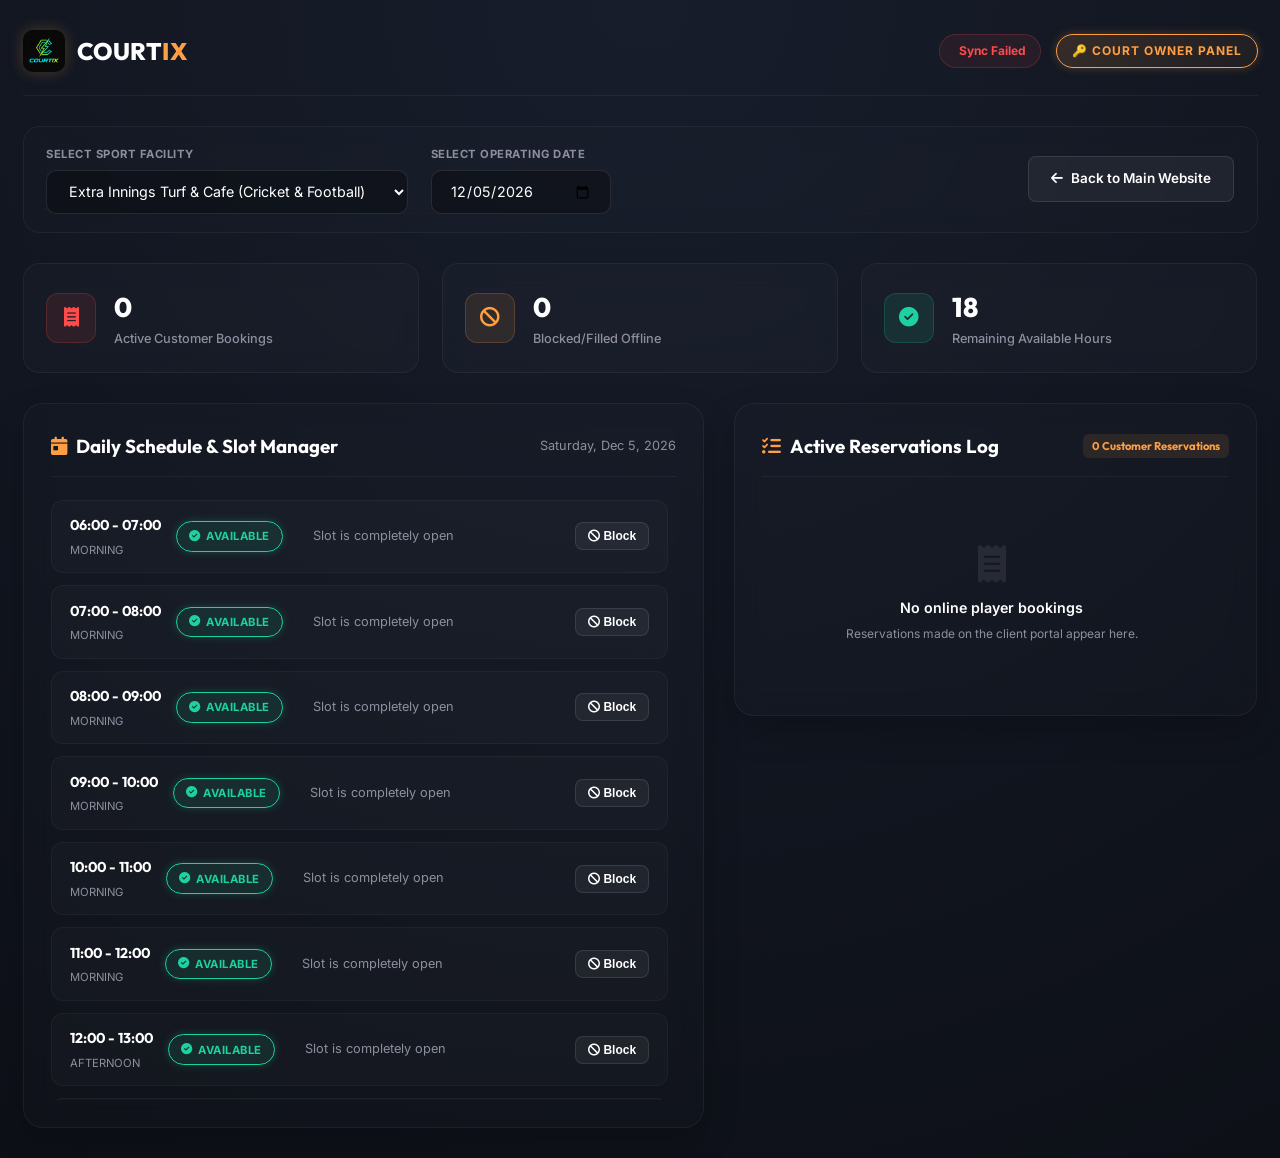
<file: owner.html>
<!DOCTYPE html>
<html lang="en">
<head>
    <meta charset="UTF-8">
    <meta name="viewport" content="width=device-width, initial-scale=1.0">
    <title>Courtix - Court Owner Portal</title>
    
    <!-- Google Fonts -->
    <link href="https://fonts.googleapis.com/css2?family=Inter:wght@300;400;500;600;700;800&family=Outfit:wght@400;500;600;700;800&display=swap" rel="stylesheet">
    
    <!-- FontAwesome Icons -->
    <link rel="stylesheet" href="https://cdnjs.cloudflare.com/ajax/libs/font-awesome/6.4.0/css/all.min.css">
    
    <!-- Courtix Global Stylesheet link -->
    <link rel="stylesheet" href="style.css">
    
    <style>
        /* Custom Owner Portal Overrides & Layout */
        :root {
            --color-owner-orange: #ff9f43;
            --color-owner-orange-glow: rgba(255, 159, 67, 0.25);
            --color-owner-red: #ff4b4b;
            --color-owner-red-glow: rgba(255, 75, 75, 0.25);
            --color-owner-green: #1dd1a1;
            --color-owner-green-glow: rgba(29, 209, 161, 0.25);
        }

        body {
            background: radial-gradient(circle at 50% 0%, #171d2b 0%, #0d1017 100%);
            min-height: 100vh;
            color: #fff;
            font-family: var(--font-body);
        }

        .owner-container {
            max-width: 1400px;
            margin: 0 auto;
            padding: 2rem 1.5rem;
        }

        /* Top Header Styling */
        .owner-header {
            display: flex;
            align-items: center;
            justify-content: space-between;
            margin-bottom: 2rem;
            padding-bottom: 1.5rem;
            border-bottom: 1px solid rgba(255, 255, 255, 0.05);
        }

        .owner-brand {
            display: flex;
            align-items: center;
            gap: 0.8rem;
        }

        .owner-logo-icon {
            height: 42px;
            width: 42px;
            border-radius: 10px;
            box-shadow: 0 0 15px var(--color-owner-orange-glow);
        }

        .owner-title {
            font-family: var(--font-heading);
            font-size: 1.6rem;
            font-weight: 800;
            letter-spacing: 0.5px;
        }

        .owner-title span {
            color: var(--color-owner-orange);
        }

        .owner-badge {
            background: linear-gradient(135deg, rgba(255,159,67,0.15) 0%, rgba(255,159,67,0.05) 100%);
            border: 1px solid var(--color-owner-orange);
            color: var(--color-owner-orange);
            padding: 0.4rem 1rem;
            border-radius: 20px;
            font-size: 0.8rem;
            font-weight: 700;
            letter-spacing: 1px;
            text-transform: uppercase;
            box-shadow: 0 0 10px var(--color-owner-orange-glow);
        }

        /* Dashboard controls toolbar */
        .owner-toolbar {
            background: rgba(255, 255, 255, 0.01);
            border: 1px solid rgba(255, 255, 255, 0.05);
            border-radius: 16px;
            padding: 1.2rem 1.5rem;
            display: flex;
            flex-wrap: wrap;
            gap: 1.5rem;
            align-items: center;
            margin-bottom: 2rem;
            backdrop-filter: blur(12px);
        }

        .toolbar-group {
            display: flex;
            flex-direction: column;
            gap: 0.5rem;
        }

        .toolbar-label {
            font-size: 0.75rem;
            font-weight: 700;
            color: var(--color-text-muted);
            text-transform: uppercase;
            letter-spacing: 0.5px;
        }

        .toolbar-select, .toolbar-input {
            background: rgba(0, 0, 0, 0.3);
            border: 1px solid rgba(255, 255, 255, 0.1);
            color: #fff;
            padding: 0.75rem 1.2rem;
            border-radius: 10px;
            font-family: var(--font-body);
            font-size: 0.95rem;
            outline: none;
            cursor: pointer;
            transition: var(--transition-smooth);
            min-width: 250px;
        }

        .toolbar-select:focus, .toolbar-input:focus {
            border-color: var(--color-owner-orange);
            box-shadow: 0 0 10px var(--color-owner-orange-glow);
        }

        .toolbar-input {
            min-width: 180px;
        }

        /* Status metrics row */
        .owner-stats-row {
            display: grid;
            grid-template-columns: repeat(auto-fit, minmax(280px, 1fr));
            gap: 1.5rem;
            margin-bottom: 2rem;
        }

        .owner-stat-card {
            background: rgba(255, 255, 255, 0.02);
            border: 1px solid rgba(255, 255, 255, 0.05);
            border-radius: 16px;
            padding: 1.5rem;
            display: flex;
            align-items: center;
            gap: 1.2rem;
            backdrop-filter: blur(12px);
            transition: transform 0.3s ease;
        }

        .owner-stat-card:hover {
            transform: translateY(-3px);
        }

        .owner-stat-icon {
            height: 50px;
            width: 50px;
            border-radius: 12px;
            display: flex;
            align-items: center;
            justify-content: center;
            font-size: 1.3rem;
        }

        .stat-orange {
            background: rgba(255, 159, 67, 0.1);
            border: 1px solid rgba(255, 159, 67, 0.2);
            color: var(--color-owner-orange);
        }

        .stat-red {
            background: rgba(255, 75, 75, 0.1);
            border: 1px solid rgba(255, 75, 75, 0.2);
            color: var(--color-owner-red);
        }

        .stat-green {
            background: rgba(29, 209, 161, 0.1);
            border: 1px solid rgba(29, 209, 161, 0.2);
            color: var(--color-owner-green);
        }

        .owner-stat-info {
            display: flex;
            flex-direction: column;
        }

        .owner-stat-num {
            font-family: var(--font-heading);
            font-size: 1.8rem;
            font-weight: 800;
        }

        .owner-stat-label {
            font-size: 0.85rem;
            color: var(--color-text-muted);
            font-weight: 500;
        }

        /* Two Column Panel Grid */
        .owner-grid {
            display: grid;
            grid-template-columns: 1.3fr 1fr;
            gap: 2rem;
            align-items: start;
        }

        @media (max-width: 1024px) {
            .owner-grid {
                grid-template-columns: 1fr;
            }
        }

        .owner-panel {
            background: rgba(255, 255, 255, 0.01);
            border: 1px solid rgba(255, 255, 255, 0.05);
            border-radius: 20px;
            padding: 1.8rem;
            backdrop-filter: blur(12px);
            box-shadow: 0 15px 35px rgba(0, 0, 0, 0.2);
        }

        .panel-header {
            display: flex;
            align-items: center;
            justify-content: space-between;
            margin-bottom: 1.5rem;
            padding-bottom: 1rem;
            border-bottom: 1px solid rgba(255, 255, 255, 0.05);
        }

        .panel-title {
            font-family: var(--font-heading);
            font-size: 1.25rem;
            font-weight: 700;
            display: flex;
            align-items: center;
            gap: 0.6rem;
        }

        .panel-title i {
            color: var(--color-owner-orange);
        }

        /* Interactive Calendar Grid Schedule */
        .timeline-grid {
            display: grid;
            grid-template-columns: 1fr;
            gap: 0.8rem;
            max-height: 600px;
            overflow-y: auto;
            padding-right: 0.5rem;
        }

        .timeline-slot {
            background: rgba(255, 255, 255, 0.02);
            border: 1px solid rgba(255, 255, 255, 0.04);
            border-radius: 12px;
            padding: 0.9rem 1.2rem;
            display: flex;
            align-items: center;
            justify-content: space-between;
            gap: 1rem;
            transition: var(--transition-smooth);
            cursor: pointer;
        }

        .timeline-slot:hover {
            background: rgba(255, 255, 255, 0.04);
            border-color: rgba(255, 255, 255, 0.08);
            transform: translateX(3px);
        }

        .slot-time-col {
            display: flex;
            flex-direction: column;
            gap: 0.25rem;
        }

        .slot-time-title {
            font-size: 0.95rem;
            font-weight: 700;
            font-family: var(--font-heading);
        }

        .slot-time-period {
            font-size: 0.75rem;
            color: var(--color-text-muted);
            text-transform: uppercase;
        }

        .slot-status-pill {
            padding: 0.35rem 0.8rem;
            border-radius: 20px;
            font-size: 0.75rem;
            font-weight: 700;
            text-transform: uppercase;
            letter-spacing: 0.5px;
            display: flex;
            align-items: center;
            gap: 0.4rem;
        }

        /* Status Styling */
        .slot-status-available {
            background: rgba(29, 209, 161, 0.1);
            border: 1px solid var(--color-owner-green);
            color: var(--color-owner-green);
            box-shadow: 0 0 8px var(--color-owner-green-glow);
        }

        .slot-status-blocked {
            background: rgba(255, 159, 67, 0.1);
            border: 1px solid var(--color-owner-orange);
            color: var(--color-owner-orange);
            box-shadow: 0 0 8px var(--color-owner-orange-glow);
        }

        .slot-status-booked {
            background: rgba(255, 75, 75, 0.1);
            border: 1px solid var(--color-owner-red);
            color: var(--color-owner-red);
            box-shadow: 0 0 8px var(--color-owner-red-glow);
        }

        .slot-meta-info {
            flex-grow: 1;
            font-size: 0.85rem;
            color: var(--color-text-muted);
            white-space: nowrap;
            overflow: hidden;
            text-overflow: ellipsis;
            padding-left: 1rem;
        }

        .slot-actions {
            display: flex;
            align-items: center;
            gap: 0.5rem;
        }

        .slot-btn-action {
            background: rgba(255, 255, 255, 0.05);
            border: 1px solid rgba(255, 255, 255, 0.1);
            color: #fff;
            padding: 0.4rem 0.8rem;
            border-radius: 8px;
            font-size: 0.8rem;
            font-weight: 600;
            cursor: pointer;
            transition: var(--transition-smooth);
        }

        .slot-btn-action:hover {
            background: #fff;
            color: #000;
            border-color: #fff;
        }

        .slot-btn-orange {
            background: rgba(255, 159, 67, 0.1);
            border-color: rgba(255, 159, 67, 0.3);
            color: var(--color-owner-orange);
        }

        .slot-btn-orange:hover {
            background: var(--color-owner-orange);
            color: #000;
            border-color: var(--color-owner-orange);
            box-shadow: 0 0 10px var(--color-owner-orange-glow);
        }

        .slot-btn-red {
            background: rgba(255, 75, 75, 0.15);
            border-color: rgba(255, 75, 75, 0.3);
            color: var(--color-owner-red);
        }

        .slot-btn-red:hover {
            background: var(--color-owner-red);
            color: #fff;
            border-color: var(--color-owner-red);
            box-shadow: 0 0 10px var(--color-owner-red-glow);
        }

        /* Master Booking Log */
        .bookings-log-container {
            max-height: 600px;
            overflow-y: auto;
            padding-right: 0.5rem;
            display: flex;
            flex-direction: column;
            gap: 1rem;
        }

        .booking-card {
            background: rgba(255, 255, 255, 0.02);
            border: 1px solid rgba(255, 255, 255, 0.04);
            border-radius: 14px;
            padding: 1.2rem;
            position: relative;
            transition: var(--transition-smooth);
        }

        .booking-card:hover {
            border-color: rgba(255, 255, 255, 0.08);
            background: rgba(255, 255, 255, 0.03);
        }

        .booking-card-header {
            display: flex;
            justify-content: space-between;
            align-items: flex-start;
            margin-bottom: 0.8rem;
            padding-bottom: 0.6rem;
            border-bottom: 1px solid rgba(255, 255, 255, 0.05);
        }

        .booking-id-tag {
            font-family: var(--font-heading);
            font-size: 0.85rem;
            font-weight: 700;
            color: var(--color-owner-orange);
            background: rgba(255, 159, 67, 0.1);
            padding: 0.2rem 0.6rem;
            border-radius: 6px;
        }

        .booking-card-body {
            display: grid;
            grid-template-columns: 1fr;
            gap: 0.6rem;
            font-size: 0.85rem;
        }

        .booking-body-row {
            display: flex;
            align-items: center;
            gap: 0.6rem;
        }

        .booking-body-row i {
            color: var(--color-text-muted);
            width: 16px;
            text-align: center;
        }

        .booking-customer-name {
            font-weight: 700;
            color: #fff;
            font-size: 0.95rem;
        }

        .booking-card-footer {
            margin-top: 1rem;
            padding-top: 0.8rem;
            border-top: 1px solid rgba(255, 255, 255, 0.05);
            display: flex;
            align-items: center;
            justify-content: space-between;
        }

        .booking-cost-block {
            display: flex;
            flex-direction: column;
            gap: 0.2rem;
        }

        .booking-cost-title {
            font-size: 0.7rem;
            color: var(--color-text-muted);
            text-transform: uppercase;
        }

        .booking-cost-val {
            font-size: 1.1rem;
            font-weight: 800;
            color: #fff;
        }

        /* Overlay modal for custom blocks */
        .owner-modal {
            position: fixed;
            top: 0;
            left: 0;
            height: 100vh;
            width: 100vw;
            background: rgba(0, 0, 0, 0.7);
            backdrop-filter: blur(15px);
            z-index: 10000;
            display: flex;
            align-items: center;
            justify-content: center;
            opacity: 0;
            pointer-events: none;
            transition: var(--transition-smooth);
        }

        .owner-modal.active {
            opacity: 1;
            pointer-events: all;
        }

        .owner-modal-container {
            background: rgba(20, 25, 36, 0.95);
            border: 1px solid rgba(255, 255, 255, 0.1);
            border-radius: 24px;
            width: 480px;
            padding: 2.2rem;
            box-shadow: 0 20px 50px rgba(0, 0, 0, 0.5);
            transform: scale(0.9);
            transition: var(--transition-smooth);
        }

        .owner-modal.active .owner-modal-container {
            transform: scale(1);
        }

        .owner-modal-title {
            font-family: var(--font-heading);
            font-size: 1.4rem;
            font-weight: 800;
            margin-bottom: 0.5rem;
            display: flex;
            align-items: center;
            gap: 0.6rem;
        }

        .owner-modal-title i {
            color: var(--color-owner-orange);
        }

        .owner-modal-desc {
            font-size: 0.85rem;
            color: var(--color-text-muted);
            margin-bottom: 1.5rem;
        }

        .owner-form-group {
            display: flex;
            flex-direction: column;
            gap: 0.5rem;
            margin-bottom: 1.5rem;
        }

        .owner-form-label {
            font-size: 0.75rem;
            font-weight: 700;
            text-transform: uppercase;
            letter-spacing: 0.5px;
            color: var(--color-text-muted);
        }

        .owner-form-input {
            background: rgba(0, 0, 0, 0.3);
            border: 1px solid rgba(255, 255, 255, 0.1);
            color: #fff;
            padding: 0.85rem 1rem;
            border-radius: 12px;
            font-family: var(--font-body);
            font-size: 0.95rem;
            outline: none;
            transition: var(--transition-smooth);
        }

        .owner-form-input:focus {
            border-color: var(--color-owner-orange);
            box-shadow: 0 0 10px var(--color-owner-orange-glow);
        }

        .owner-modal-buttons {
            display: flex;
            gap: 1rem;
        }

        .owner-modal-btn {
            flex: 1;
            padding: 0.9rem;
            border-radius: 12px;
            font-family: var(--font-body);
            font-size: 0.95rem;
            font-weight: 600;
            cursor: pointer;
            transition: var(--transition-smooth);
            border: 1px solid transparent;
            display: flex;
            align-items: center;
            justify-content: center;
            gap: 0.5rem;
        }

        .owner-modal-btn-cancel {
            background: rgba(255, 255, 255, 0.05);
            border-color: rgba(255, 255, 255, 0.1);
            color: #fff;
        }

        .owner-modal-btn-cancel:hover {
            background: rgba(255, 255, 255, 0.1);
        }

        .owner-modal-btn-submit {
            background: var(--color-owner-orange);
            color: #000;
            box-shadow: 0 0 15px var(--color-owner-orange-glow);
        }

        .owner-modal-btn-submit:hover {
            background: #fff;
            color: #000;
            box-shadow: 0 0 20px rgba(255, 255, 255, 0.2);
        }

        /* Glowing In-App Notifications */
        #ownerToastAlert {
            position: fixed;
            bottom: 2rem;
            right: 2rem;
            z-index: 100000;
            background: rgba(20, 25, 36, 0.95);
            backdrop-filter: blur(12px);
            border: 1px solid var(--color-owner-orange);
            border-radius: 16px;
            padding: 1.2rem 1.8rem;
            box-shadow: 0 10px 30px var(--color-owner-orange-glow);
            display: none;
            align-items: center;
            gap: 1rem;
            animation: slideInUp 0.4s cubic-bezier(0.25, 0.8, 0.25, 1) forwards;
        }

        @keyframes slideInUp {
            from {
                transform: translateY(100px);
                opacity: 0;
            }
            to {
                transform: translateY(0);
                opacity: 1;
            }
        }
    </style>
</head>
<body>

    <div class="owner-container">
        
        <!-- Header -->
        <header class="owner-header">
            <div class="owner-brand">
                <img src="courtix_logo.png" alt="Courtix Logo" class="owner-logo-icon">
                <div class="owner-title">COURT<span>IX</span></div>
            </div>
            <div style="display: flex; align-items: center; gap: 1rem;">
                <!-- Cloud Sync Status Badge -->
                <div id="cloudSyncStatus" style="display: flex; align-items: center; gap: 0.4rem; background: rgba(255, 159, 67, 0.08); border: 1px solid rgba(255, 159, 67, 0.2); padding: 0.4rem 0.9rem; border-radius: 20px; font-size: 0.8rem; font-weight: 700; color: var(--color-owner-orange); cursor: pointer; transition: all 0.3s ease; font-family: var(--font-body);" onclick="syncCloudData()" title="Sync local data with cloud database">
                    <i class="fa-solid fa-cloud-arrow-up" id="cloudSyncIcon"></i>
                    <span id="cloudSyncText">Cloud Synced</span>
                </div>
                <div class="owner-badge">🔑 Court Owner Panel</div>
            </div>
        </header>

        <!-- Controls Toolbar -->
        <div class="owner-toolbar">
            <div class="toolbar-group">
                <label class="toolbar-label" for="ownerVenueSelect">Select Sport Facility</label>
                <select id="ownerVenueSelect" class="toolbar-select">
                    <!-- Loaded dynamically in owner.js -->
                </select>
            </div>
            <div class="toolbar-group">
                <label class="toolbar-label" for="ownerDateSelect">Select Operating Date</label>
                <input type="date" id="ownerDateSelect" class="toolbar-input">
            </div>
            <a href="index.html" class="slot-btn-action" style="margin-left: auto; text-decoration: none; padding: 0.75rem 1.5rem; display: flex; align-items: center; gap: 0.5rem; font-size: 0.9rem;">
                <i class="fa-solid fa-arrow-left"></i> Back to Main Website
            </a>
        </div>

        <!-- Performance Stats Cards -->
        <div class="owner-stats-row">
            <div class="owner-stat-card">
                <div class="owner-stat-icon stat-red">
                    <i class="fa-solid fa-receipt"></i>
                </div>
                <div class="owner-stat-info">
                    <span class="owner-stat-num" id="statCustomerBookedCount">0</span>
                    <span class="owner-stat-label">Active Customer Bookings</span>
                </div>
            </div>
            <div class="owner-stat-card">
                <div class="owner-stat-icon stat-orange">
                    <i class="fa-solid fa-ban"></i>
                </div>
                <div class="owner-stat-info">
                    <span class="owner-stat-num" id="statOwnerBlockedCount">0</span>
                    <span class="owner-stat-label">Blocked/Filled Offline</span>
                </div>
            </div>
            <div class="owner-stat-card">
                <div class="owner-stat-icon stat-green">
                    <i class="fa-solid fa-circle-check"></i>
                </div>
                <div class="owner-stat-info">
                    <span class="owner-stat-num" id="statHoursAvailableCount">0</span>
                    <span class="owner-stat-label">Remaining Available Hours</span>
                </div>
            </div>
        </div>

        <!-- Two Column Control Grid -->
        <div class="owner-grid">
            
            <!-- Column 1: Daily Timeline grid -->
            <div class="owner-panel">
                <div class="panel-header">
                    <h2 class="panel-title">
                        <i class="fa-solid fa-calendar-day"></i>
                        Daily Schedule & Slot Manager
                    </h2>
                    <span style="font-size: 0.85rem; color: var(--color-text-muted);" id="currentScheduleLabel">Today</span>
                </div>
                
                <div class="timeline-grid" id="ownerTimelineGrid">
                    <!-- Timeline hours generated dynamically by owner.js -->
                </div>
            </div>
            
            <!-- Column 2: Master Bookings log -->
            <div class="owner-panel">
                <div class="panel-header">
                    <h2 class="panel-title">
                        <i class="fa-solid fa-list-check"></i>
                        Active Reservations Log
                    </h2>
                    <span class="booking-id-tag" id="bookingsCountTag" style="font-size: 0.75rem;">0 Bookings</span>
                </div>
                
                <div class="bookings-log-container" id="ownerBookingsLog">
                    <!-- Cards populated dynamically by owner.js -->
                </div>
            </div>

        </div>

    </div>

    <!-- POPUP MODAL: BLOCK SLOT FORM -->
    <div class="owner-modal" id="blockSlotModal">
        <div class="owner-modal-container">
            <h3 class="owner-modal-title">
                <i class="fa-solid fa-ban"></i>
                Block Operating Slot
            </h3>
            <p class="owner-modal-desc" id="blockSlotDetails">Block Slot 12:00 for maintenance or offline walk-in booking.</p>
            
            <form id="blockSlotForm">
                <div class="owner-form-group">
                    <label class="owner-form-label" for="blockReasonInput">Reason / Offline Booking Note</label>
                    <input type="text" id="blockReasonInput" class="owner-form-input" placeholder="e.g. Offline Client: Amit / Maintenance" required autocomplete="off">
                </div>
                
                <div class="owner-modal-buttons">
                    <button type="button" class="owner-modal-btn owner-modal-btn-cancel" id="closeBlockModalBtn">
                        Cancel
                    </button>
                    <button type="submit" class="owner-modal-btn owner-modal-btn-submit">
                        <i class="fa-solid fa-circle-check"></i> Save Block
                    </button>
                </div>
            </form>
        </div>
    </div>

    <!-- TOAST ALERT secure notifier -->
    <div id="ownerToastAlert">
        <i class="fa-solid fa-circle-check" style="font-size: 1.8rem; color: var(--color-owner-orange);"></i>
        <div>
            <div style="font-weight: bold; font-size: 0.95rem; color: #fff;" id="toastTitle">Success</div>
            <div style="font-size: 0.85rem; color: var(--color-text-muted); margin-top: 2px;" id="toastDesc">Operation succeeded.</div>
        </div>
    </div>

    <!-- Code logic JS sheet link -->
    <script src="owner.js"></script>
</body>
</html>
</file>
<file: style.css>
/* ==========================================================================
   COURTIX - PREMIUM SPORTS COURT BOOKING STYLESHEET
   Obsidian Dark & Golden Glow High-Fidelity UI System
   ========================================================================== */

/* 1. INITIAL SETUP & DESIGN VARIABLES */
:root {
    --bg-base: #0c0e12;
    --bg-card: rgba(20, 23, 32, 0.75);
    --bg-surface: #141720;
    --border-color: rgba(197, 255, 26, 0.12);
    --border-glow: rgba(197, 255, 26, 0.3);
    
    --color-gold-light: #ECFF9D;
    --color-gold: #C5FF1A;
    --color-gold-dark: #82C500;
    --color-text-main: #E2E2E9;
    --color-text-muted: #8E8E9F;
    --color-white: #FFFFFF;
    
    --grad-gold: linear-gradient(135deg, #00F0FF 0%, #C5FF1A 60%, #82C500 100%);
    --grad-dark: linear-gradient(180deg, #141720 0%, #0c0e12 100%);
    --grad-glow: radial-gradient(circle, rgba(197, 255, 26, 0.15) 0%, rgba(12, 14, 18, 0) 70%);
    
    --blur-normal: blur(16px);
    --transition-smooth: all 0.3s cubic-bezier(0.25, 0.8, 0.25, 1);
    
    --font-heading: 'Outfit', sans-serif;
    --font-body: 'Inter', sans-serif;
}

* {
    margin: 0;
    padding: 0;
    box-sizing: border-box;
    -webkit-tap-highlight-color: transparent;
}

html, body {
    background-color: var(--bg-base);
    color: var(--color-text-main);
    font-family: var(--font-body);
    font-size: 15px;
    line-height: 1.6;
    overflow-x: hidden;
    scroll-behavior: smooth;
}

/* Custom Premium Scrollbar */
::-webkit-scrollbar {
    width: 6px;
    height: 6px;
}
::-webkit-scrollbar-track {
    background: var(--bg-base);
}
::-webkit-scrollbar-thumb {
    background: var(--color-gold-dark);
    border-radius: 4px;
}
::-webkit-scrollbar-thumb:hover {
    background: var(--color-gold);
}

/* Utilities */
.gold-text {
    color: var(--color-gold);
}
.gold-glow-text {
    color: var(--color-gold);
    text-shadow: 0 0 10px rgba(197, 255, 26, 0.5);
}
.text-center {
    text-align: center;
}
.flex-center {
    display: flex;
    align-items: center;
    justify-content: center;
}
.glass-panel {
    background: var(--bg-card);
    backdrop-filter: var(--blur-normal);
    -webkit-backdrop-filter: var(--blur-normal);
    border: 1px solid var(--border-color);
    border-radius: 16px;
}

/* 2. BASE APP CONTAINERS & GRID RESPONSIVENESS */
.app-container {
    display: grid;
    grid-template-columns: 280px 1fr;
    min-height: 100vh;
}

/* Sidebar navigation */
.sidebar {
    background-color: #0c0c0e;
    border-right: 1px solid var(--border-color);
    display: flex;
    flex-direction: column;
    padding: 2.5rem 1.5rem;
    position: sticky;
    top: 0;
    height: 100vh;
    z-index: 100;
}

.sidebar-logo {
    display: flex;
    align-items: center;
    gap: 0.8rem;
    font-family: var(--font-heading);
    font-size: 1.8rem;
    font-weight: 800;
    letter-spacing: 1px;
    margin-bottom: 3.5rem;
}
.sidebar-logo span {
    color: var(--color-gold);
    background: var(--grad-gold);
    -webkit-background-clip: text;
    -webkit-text-fill-color: transparent;
}
.logo-icon i {
    font-size: 1.8rem;
}

.sidebar-nav {
    display: flex;
    flex-direction: column;
    gap: 0.6rem;
    flex-grow: 1;
}

.nav-item {
    display: flex;
    align-items: center;
    gap: 1rem;
    padding: 0.9rem 1.2rem;
    border-radius: 12px;
    color: var(--color-text-muted);
    text-decoration: none;
    font-family: var(--font-heading);
    font-size: 1.1rem;
    font-weight: 500;
    transition: var(--transition-smooth);
    border: 1px solid transparent;
}
.nav-item i {
    font-size: 1.2rem;
    width: 20px;
    transition: var(--transition-smooth);
}
.nav-item:hover {
    color: var(--color-gold);
    background: rgba(197, 255, 26, 0.04);
}
.nav-item.active {
    color: var(--color-gold);
    background: rgba(197, 255, 26, 0.08);
    border-color: rgba(197, 255, 26, 0.2);
    box-shadow: inset 0 0 10px rgba(197, 255, 26, 0.05);
}
.nav-item.active i {
    color: var(--color-gold);
    text-shadow: 0 0 8px rgba(197, 255, 26, 0.4);
}

.badge {
    margin-left: auto;
    font-size: 0.75rem;
    padding: 0.2rem 0.6rem;
    border-radius: 20px;
    font-weight: bold;
}
.gold-badge {
    background: var(--grad-gold);
    color: var(--bg-base);
    box-shadow: 0 0 10px rgba(197, 255, 26, 0.3);
}

.sidebar-footer {
    display: flex;
    align-items: center;
    gap: 1rem;
    padding-top: 1.5rem;
    border-top: 1px solid var(--border-color);
}
.user-avatar-glow {
    width: 48px;
    height: 48px;
    border-radius: 50%;
    overflow: hidden;
    border: 2px solid var(--color-gold);
    box-shadow: 0 0 12px rgba(197, 255, 26, 0.4);
}
.user-avatar-glow img {
    width: 100%;
    height: 100%;
    object-fit: cover;
}
.user-info {
    display: flex;
    flex-direction: column;
}
.user-name {
    font-weight: 600;
    font-size: 0.95rem;
}
.user-level {
    font-size: 0.8rem;
    color: var(--color-gold);
    font-weight: 500;
}

/* 3. MAIN HEADER & TOOLBAR LAYOUTS */
.main-content {
    padding: 2.5rem 3rem 4rem;
    display: flex;
    flex-direction: column;
    gap: 3rem;
    overflow-y: auto;
    height: 100vh;
}

.app-header {
    display: flex;
    align-items: center;
    justify-content: space-between;
    height: 50px;
}

.header-left {
    display: flex;
    align-items: center;
    gap: 1.5rem;
}
.menu-toggle {
    display: none;
    background: none;
    border: none;
    color: var(--color-text-main);
    font-size: 1.4rem;
    cursor: pointer;
}

.location-badge {
    display: flex;
    align-items: center;
    gap: 0.7rem;
    padding: 0.6rem 1.2rem;
    background: rgba(255, 255, 255, 0.03);
    border: 1px solid var(--border-color);
    border-radius: 30px;
}
.location-badge select {
    background: none;
    border: none;
    color: var(--color-text-main);
    font-family: var(--font-heading);
    font-weight: 600;
    font-size: 0.95rem;
    outline: none;
    cursor: pointer;
}
.location-badge select option {
    background: var(--bg-surface);
    color: var(--color-text-main);
}

.header-right {
    display: flex;
    align-items: center;
    gap: 1.5rem;
}

.notification-bell {
    position: relative;
    width: 44px;
    height: 44px;
    border-radius: 50%;
    background: rgba(255, 255, 255, 0.03);
    border: 1px solid var(--border-color);
    display: flex;
    align-items: center;
    justify-content: center;
    cursor: pointer;
    transition: var(--transition-smooth);
}
.notification-bell:hover {
    border-color: var(--color-gold);
}
.notification-indicator {
    position: absolute;
    top: 12px;
    right: 12px;
    width: 8px;
    height: 8px;
    background: var(--color-gold);
    border-radius: 50%;
    box-shadow: 0 0 8px var(--color-gold);
}

/* Premium Interactive Button styling */
.btn {
    padding: 0.8rem 1.6rem;
    border-radius: 12px;
    font-family: var(--font-heading);
    font-weight: 600;
    font-size: 0.95rem;
    cursor: pointer;
    transition: var(--transition-smooth);
    border: 1px solid transparent;
    display: inline-flex;
    align-items: center;
    gap: 0.6rem;
    text-decoration: none;
}
.btn-gold {
    background: var(--grad-gold);
    color: #000;
    box-shadow: 0 4px 15px rgba(197, 255, 26, 0.2);
}
.btn-gold:hover {
    box-shadow: 0 6px 20px rgba(197, 255, 26, 0.4);
    transform: translateY(-2px);
}
.btn-outline {
    background: transparent;
    border-color: var(--border-color);
    color: var(--color-text-main);
}
.btn-outline:hover {
    border-color: var(--color-gold);
    color: var(--color-gold);
}
.btn-full-width {
    width: 100%;
    justify-content: center;
}
.btn-large {
    padding: 1.1rem 2.2rem;
    font-size: 1.1rem;
    border-radius: 14px;
}
.btn:disabled {
    opacity: 0.5;
    cursor: not-allowed;
    transform: none !important;
    box-shadow: none !important;
}

/* SPA Panel Logic */
.view-panel {
    display: none;
    animation: fadeIn 0.4s ease-out forwards;
}
.view-panel.active {
    display: flex;
    flex-direction: column;
    gap: 3.5rem;
}

@keyframes fadeIn {
    from { opacity: 0; transform: translateY(10px); }
    to { opacity: 1; transform: translateY(0); }
}

/* 4. HOME PANEL STYLES */
/* Hero Banner Design */
.hero-section {
    display: grid;
    grid-template-columns: 1.2fr 0.8fr;
    gap: 2rem;
    background: radial-gradient(circle at right, rgba(197, 255, 26, 0.08) 0%, rgba(7, 7, 8, 0) 65%), linear-gradient(90deg, rgba(20, 20, 24, 0.8) 0%, rgba(10, 10, 12, 0.3) 100%);
    border: 1px solid var(--border-color);
    border-radius: 24px;
    padding: 4rem;
    position: relative;
    overflow: hidden;
}
.hero-content {
    display: flex;
    flex-direction: column;
    gap: 1.5rem;
    z-index: 2;
}
.hero-tagline {
    font-family: var(--font-heading);
    font-weight: 700;
    text-transform: uppercase;
    letter-spacing: 2px;
    font-size: 0.9rem;
    display: inline-flex;
    align-items: center;
    gap: 0.5rem;
}
.hero-title {
    font-family: var(--font-heading);
    font-size: 3.2rem;
    font-weight: 800;
    line-height: 1.15;
    letter-spacing: -0.5px;
}
.hero-desc {
    color: var(--color-text-muted);
    font-size: 1.1rem;
    max-width: 600px;
}

/* Search Bar (Glassmorphic) */
.glass-search-bar {
    display: flex;
    align-items: center;
    background: rgba(10, 10, 12, 0.8);
    backdrop-filter: var(--blur-normal);
    -webkit-backdrop-filter: var(--blur-normal);
    border: 1px solid var(--border-color);
    border-radius: 16px;
    padding: 0.6rem;
    box-shadow: 0 10px 30px rgba(0,0,0,0.4);
    margin-top: 1.5rem;
}
.search-field {
    display: flex;
    align-items: center;
    gap: 0.8rem;
    padding: 0.6rem 1.2rem;
    flex-grow: 1;
}
.search-icon {
    font-size: 1.3rem;
    color: var(--color-gold);
}
.select-wrapper {
    display: flex;
    flex-direction: column;
}
.select-wrapper label {
    font-size: 0.75rem;
    color: var(--color-text-muted);
    text-transform: uppercase;
    letter-spacing: 0.5px;
}
.select-wrapper select,
.select-wrapper input {
    background: none;
    border: none;
    color: var(--color-text-main);
    font-family: var(--font-heading);
    font-weight: 600;
    font-size: 0.95rem;
    outline: none;
    margin-top: 0.1rem;
}
.select-wrapper select option {
    background: var(--bg-surface);
}
.select-wrapper input[type="date"]::-webkit-calendar-picker-indicator {
    filter: invert(1);
}
.search-field-divider {
    width: 1px;
    height: 36px;
    background: var(--border-color);
}
.search-btn {
    padding: 1.1rem 2rem;
    border-radius: 12px;
}

/* Hero Background rings and animations */
.hero-visual {
    position: relative;
    display: flex;
    align-items: center;
    justify-content: center;
}
.gold-ring-glow {
    position: absolute;
    width: 320px;
    height: 320px;
    border-radius: 50%;
    background: radial-gradient(circle, rgba(197, 255, 26, 0.15) 0%, rgba(0,0,0,0) 70%);
    box-shadow: 0 0 80px rgba(197, 255, 26, 0.05);
    animation: pulseGlow 6s infinite alternate;
}
@keyframes pulseGlow {
    0% { transform: scale(0.9); opacity: 0.7; }
    100% { transform: scale(1.1); opacity: 1; }
}

/* Sports Categories Panel */
.section-title {
    font-family: var(--font-heading);
    font-size: 1.8rem;
    font-weight: 800;
    letter-spacing: -0.2px;
    margin-bottom: 0.5rem;
}
.section-title span {
    background: var(--grad-gold);
    -webkit-background-clip: text;
    -webkit-text-fill-color: transparent;
}
.section-subtitle {
    color: var(--color-text-muted);
    font-size: 1rem;
    margin-bottom: 1.5rem;
}

.sports-grid {
    display: grid;
    grid-template-columns: repeat(auto-fit, minmax(180px, 1fr));
    gap: 1.5rem;
    margin-top: 1.5rem;
}

.sport-card {
    background: var(--bg-card);
    border: 1px solid var(--border-color);
    border-radius: 20px;
    padding: 2.2rem 1.8rem;
    display: flex;
    flex-direction: column;
    align-items: center;
    text-align: center;
    cursor: pointer;
    transition: var(--transition-smooth);
}
.sport-icon-holder {
    width: 60px;
    height: 60px;
    border-radius: 16px;
    background: rgba(197, 255, 26, 0.06);
    border: 1px solid rgba(197, 255, 26, 0.15);
    display: flex;
    align-items: center;
    justify-content: center;
    font-size: 1.8rem;
    color: var(--color-gold);
    margin-bottom: 1.5rem;
    transition: var(--transition-smooth);
}
.sport-card h3 {
    font-family: var(--font-heading);
    font-size: 1.2rem;
    font-weight: 700;
    margin-bottom: 0.4rem;
}
.sport-card p {
    color: var(--color-text-muted);
    font-size: 0.85rem;
    margin-bottom: 1.5rem;
}
.explore-link {
    font-size: 0.9rem;
    font-weight: 600;
    color: var(--color-text-muted);
    display: flex;
    align-items: center;
    gap: 0.4rem;
    transition: var(--transition-smooth);
}
.sport-card:hover {
    border-color: var(--color-gold);
    box-shadow: 0 10px 25px rgba(197, 255, 26, 0.08);
    transform: translateY(-5px);
}
.sport-card:hover .sport-icon-holder {
    background: var(--grad-gold);
    color: #000;
    box-shadow: 0 0 15px rgba(197, 255, 26, 0.4);
}
.sport-card:hover .explore-link {
    color: var(--color-gold);
}

/* Powerhouse Features UI */
.features-section {
    padding: 5rem 0;
    background: radial-gradient(ellipse at center, rgba(197, 255, 26, 0.03) 0%, rgba(7, 7, 8, 0) 70%);
}
.features-grid {
    display: grid;
    grid-template-columns: repeat(3, 1fr);
    gap: 2.2rem;
    margin-top: 3.5rem;
}
.feature-glow-card {
    background: linear-gradient(135deg, rgba(20,20,24,0.7) 0%, rgba(10,10,12,0.3) 100%);
    border: 1px solid var(--border-color);
    border-radius: 20px;
    padding: 3rem 2.2rem;
    position: relative;
    overflow: hidden;
    transition: var(--transition-smooth);
}
.feature-glow-card::before {
    content: '';
    position: absolute;
    top: 0; left: 0; width: 100%; height: 4px;
    background: var(--grad-gold);
    opacity: 0;
    transition: var(--transition-smooth);
}
.feature-icon {
    font-size: 2.5rem;
    margin-bottom: 1.8rem;
}
.feature-glow-card h3 {
    font-family: var(--font-heading);
    font-size: 1.4rem;
    font-weight: 700;
    margin-bottom: 0.8rem;
}
.feature-glow-card p {
    color: var(--color-text-muted);
    font-size: 0.95rem;
    line-height: 1.6;
}
.feature-glow-card:hover {
    border-color: rgba(197, 255, 26, 0.25);
    box-shadow: 0 15px 30px rgba(0,0,0,0.4);
    transform: translateY(-4px);
}
.feature-glow-card:hover::before {
    opacity: 1;
}

/* Horizontal Venues Grid listing */
.section-header-flex {
    display: flex;
    align-items: center;
    justify-content: space-between;
    margin-bottom: 1.8rem;
}
.venues-grid-horizontal {
    display: grid;
    grid-template-columns: repeat(auto-fill, minmax(280px, 1fr));
    gap: 2rem;
}

/* Arena/Venue Card designs */
.venue-card {
    background: var(--bg-card);
    border: 1px solid var(--border-color);
    border-radius: 20px;
    overflow: hidden;
    transition: var(--transition-smooth);
    display: flex;
    flex-direction: column;
}
.venue-thumb {
    height: 180px;
    position: relative;
    overflow: hidden;
}
.venue-slideshow-track {
    display: flex;
    height: 100%;
    width: 100%;
    transition: transform 0.4s cubic-bezier(0.25, 0.8, 0.25, 1);
}
.venue-slide-img {
    min-width: 100%;
    height: 100%;
    background-size: cover;
    background-position: center;
    image-rendering: -webkit-optimize-contrast;
    image-rendering: crisp-edges;
    filter: contrast(1.02) saturate(1.02);
}
.card-gallery-btn {
    position: absolute;
    top: 50%;
    transform: translateY(-50%);
    width: 30px;
    height: 30px;
    border-radius: 50%;
    background: rgba(0, 0, 0, 0.6);
    backdrop-filter: blur(4px);
    -webkit-backdrop-filter: blur(4px);
    border: 1px solid rgba(255,255,255,0.1);
    color: #fff;
    font-size: 0.8rem;
    display: flex;
    align-items: center;
    justify-content: center;
    cursor: pointer;
    opacity: 0;
    transition: var(--transition-smooth);
    z-index: 5;
}
.card-gallery-btn:hover {
    background: var(--color-gold);
    color: #000;
    border-color: transparent;
}
.card-gallery-btn.btn-prev { left: 10px; }
.card-gallery-btn.btn-next { right: 10px; }
.venue-thumb:hover .card-gallery-btn {
    opacity: 1;
}
.card-gallery-dots {
    position: absolute;
    bottom: 12px;
    left: 50%;
    transform: translateX(-50%);
    display: flex;
    gap: 4px;
    z-index: 5;
}
.card-gallery-dot {
    width: 6px;
    height: 6px;
    border-radius: 50%;
    background: rgba(255, 255, 255, 0.4);
    transition: var(--transition-smooth);
}
.card-gallery-dot.active {
    background: var(--color-gold);
    width: 14px;
    border-radius: 4px;
    box-shadow: 0 0 6px var(--color-gold);
}

.sport-tag {
    position: absolute;
    top: 16px;
    left: 16px;
    background: var(--bg-base);
    border: 1px solid var(--border-color);
    padding: 0.35rem 0.8rem;
    border-radius: 30px;
    font-size: 0.75rem;
    font-family: var(--font-heading);
    font-weight: 600;
    color: var(--color-gold);
    text-transform: uppercase;
    z-index: 4;
}
.rating-tag {
    position: absolute;
    top: 16px;
    right: 16px;
    background: rgba(0,0,0,0.65);
    backdrop-filter: var(--blur-normal);
    padding: 0.35rem 0.8rem;
    border-radius: 30px;
    font-size: 0.8rem;
    font-weight: 600;
    color: #fff;
    display: flex;
    align-items: center;
    gap: 0.3rem;
    z-index: 4;
}

.rating-tag i {
    color: var(--color-gold);
}

.venue-details {
    padding: 1.5rem;
    display: flex;
    flex-direction: column;
    flex-grow: 1;
    gap: 0.8rem;
}
.venue-details h3 {
    font-family: var(--font-heading);
    font-size: 1.25rem;
    font-weight: 700;
}
.venue-loc {
    color: var(--color-text-muted);
    font-size: 0.85rem;
    display: flex;
    align-items: center;
    gap: 0.4rem;
}
.venue-loc i {
    color: var(--color-gold);
}
.venue-amenities {
    display: flex;
    gap: 0.5rem;
    flex-wrap: wrap;
    margin: 0.2rem 0;
}
.amenity-bullet {
    font-size: 0.75rem;
    padding: 0.2rem 0.6rem;
    background: rgba(255, 255, 255, 0.02);
    border-radius: 4px;
    color: var(--color-text-muted);
}
.venue-footer {
    display: flex;
    align-items: center;
    justify-content: space-between;
    margin-top: auto;
    padding-top: 1rem;
    border-top: 1px solid var(--border-color);
}
.price-tag {
    display: flex;
    flex-direction: column;
}
.price-tag span {
    font-size: 0.75rem;
    color: var(--color-text-muted);
    text-transform: uppercase;
}
.price-tag strong {
    font-size: 1.15rem;
    color: var(--color-gold);
}

.venue-card:hover {
    border-color: rgba(197, 255, 26, 0.3);
    box-shadow: 0 10px 25px rgba(197, 255, 26, 0.06);
    transform: translateY(-4px);
}

/* 5. EXPLORE LISTINGS & ADVANCED FILTERS */
.explore-layout {
    display: grid;
    grid-template-columns: 300px 1fr;
    gap: 2.5rem;
}

.filters-sidebar {
    background: var(--bg-card);
    border: 1px solid var(--border-color);
    border-radius: 20px;
    padding: 2rem;
    display: flex;
    flex-direction: column;
    gap: 2rem;
    height: fit-content;
    position: sticky;
    top: 90px;
}
.filter-group {
    display: flex;
    flex-direction: column;
    gap: 0.8rem;
}
.filter-group h3 {
    font-family: var(--font-heading);
    font-size: 1.2rem;
    font-weight: 700;
}
.filter-group label {
    font-size: 0.85rem;
    color: var(--color-text-muted);
    text-transform: uppercase;
    letter-spacing: 0.5px;
    font-weight: 600;
}
.filter-pill {
    padding: 0.6rem 1rem;
    background: rgba(255, 255, 255, 0.02);
    border: 1px solid var(--border-color);
    border-radius: 30px;
    font-size: 0.85rem;
    font-weight: 500;
    color: var(--color-text-muted);
    cursor: pointer;
    transition: var(--transition-smooth);
    text-align: center;
}
.filter-options {
    display: grid;
    grid-template-columns: repeat(2, 1fr);
    gap: 0.5rem;
}
.filter-options button[data-sport="all"] {
    grid-column: span 2;
}
.filter-pill.active {
    background: var(--grad-gold);
    color: #000;
    border-color: transparent;
    font-weight: 600;
}
.filters-sidebar select {
    background: rgba(255, 255, 255, 0.02);
    border: 1px solid var(--border-color);
    border-radius: 8px;
    padding: 0.8rem;
    color: var(--color-text-main);
    outline: none;
    font-family: var(--font-heading);
}
.filters-sidebar select option {
    background: var(--bg-surface);
}

/* Custom Pricing Range slider styling */
.range-values {
    display: flex;
    justify-content: space-between;
    font-size: 0.9rem;
    font-weight: 600;
    color: var(--color-gold);
}
input[type="range"] {
    -webkit-appearance: none;
    width: 100%;
    background: rgba(255, 255, 255, 0.05);
    height: 6px;
    border-radius: 3px;
    outline: none;
}
input[type="range"]::-webkit-slider-thumb {
    -webkit-appearance: none;
    width: 18px;
    height: 18px;
    border-radius: 50%;
    background: var(--color-gold);
    box-shadow: 0 0 10px var(--color-gold);
    cursor: pointer;
}

/* Custom Checkboxes styling */
.checkbox-group {
    display: flex;
    flex-direction: column;
    gap: 0.6rem;
}
.checkbox-container {
    display: flex;
    align-items: center;
    position: relative;
    padding-left: 28px;
    cursor: pointer;
    font-size: 0.9rem;
    user-select: none;
    color: var(--color-text-muted);
}
.checkbox-container input {
    position: absolute;
    opacity: 0;
    cursor: pointer;
    height: 0; width: 0;
}
.checkmark {
    position: absolute;
    top: 2px;
    left: 0;
    height: 18px;
    width: 18px;
    background: rgba(255, 255, 255, 0.02);
    border: 1px solid var(--border-color);
    border-radius: 4px;
    transition: var(--transition-smooth);
}
.checkbox-container:hover input ~ .checkmark {
    border-color: var(--color-gold);
}
.checkbox-container input:checked ~ .checkmark {
    background: var(--color-gold);
    border-color: var(--color-gold);
}
.checkmark:after {
    content: "";
    position: absolute;
    display: none;
}
.checkbox-container input:checked ~ .checkmark:after {
    display: block;
}
.checkbox-container .checkmark:after {
    left: 6px;
    top: 2px;
    width: 4px;
    height: 8px;
    border: solid #000;
    border-width: 0 2px 2px 0;
    transform: rotate(45deg);
}

.explore-results-wrapper {
    display: flex;
    flex-direction: column;
    gap: 1.5rem;
}
.results-meta {
    display: flex;
    justify-content: space-between;
    align-items: center;
    font-size: 0.95rem;
    color: var(--color-text-muted);
}
.sort-selector select {
    background: none;
    border: none;
    color: var(--color-gold);
    font-family: var(--font-heading);
    font-weight: 600;
    outline: none;
    cursor: pointer;
}
.sort-selector select option {
    background: var(--bg-surface);
}

.venues-listing-grid {
    display: grid;
    grid-template-columns: repeat(auto-fill, minmax(300px, 1fr));
    gap: 2rem;
}

/* 6. SQUAD FINDER (MATCHMAKING) PANEL */
.squad-hero {
    background: linear-gradient(135deg, rgba(197, 255, 26, 0.05) 0%, rgba(0,0,0,0) 60%), linear-gradient(rgba(18, 18, 22, 0.7), rgba(18, 18, 22, 0.7)), url('https://images.unsplash.com/photo-1541252260730-0412e8e2108e?q=80&w=800');
    background-size: cover;
    background-position: center;
    border: 1px solid var(--border-color);
    border-radius: 24px;
    padding: 3.5rem;
}
.squad-hero-content {
    max-width: 600px;
    display: flex;
    flex-direction: column;
    gap: 1rem;
}
.squad-hero-content h2 {
    font-family: var(--font-heading);
    font-size: 2.2rem;
    font-weight: 800;
}
.squad-hero-content p {
    color: var(--color-text-muted);
    font-size: 1.05rem;
}

.squad-board-layout {
    display: flex;
    flex-direction: column;
    gap: 2rem;
}
.squad-board-header {
    display: flex;
    justify-content: space-between;
    align-items: center;
    border-bottom: 1px solid var(--border-color);
    padding-bottom: 1rem;
}
.squad-board-header h3 {
    font-family: var(--font-heading);
    font-size: 1.4rem;
    font-weight: 700;
}
.board-filters {
    display: flex;
    align-items: center;
    gap: 1rem;
}
.board-filters select {
    background: rgba(255, 255, 255, 0.03);
    border: 1px solid var(--border-color);
    padding: 0.6rem 1rem;
    border-radius: 8px;
    color: #fff;
    outline: none;
    font-family: var(--font-heading);
}

.squads-listing-grid {
    display: grid;
    grid-template-columns: repeat(auto-fill, minmax(320px, 1fr));
    gap: 2rem;
}

.squad-card {
    background: var(--bg-card);
    border: 1px solid var(--border-color);
    border-radius: 20px;
    padding: 1.8rem;
    display: flex;
    flex-direction: column;
    gap: 1.2rem;
    transition: var(--transition-smooth);
}
.squad-card-header {
    display: flex;
    align-items: center;
    gap: 1rem;
}
.captain-avatar {
    width: 44px;
    height: 44px;
    border-radius: 50%;
    overflow: hidden;
    border: 1px solid var(--color-gold);
}
.captain-avatar img {
    width: 100%;
    height: 100%;
    object-fit: cover;
}
.captain-meta {
    display: flex;
    flex-direction: column;
}
.captain-name {
    font-weight: 600;
}
.match-sport-badge {
    align-self: flex-start;
    padding: 0.15rem 0.5rem;
    background: rgba(197, 255, 26, 0.1);
    border: 1px solid rgba(197, 255, 26, 0.2);
    border-radius: 4px;
    font-size: 0.7rem;
    color: var(--color-gold);
    font-weight: 700;
    text-transform: uppercase;
}

.squad-match-details {
    background: rgba(255,255,255,0.01);
    border: 1px solid rgba(255,255,255,0.03);
    padding: 1rem;
    border-radius: 12px;
    display: flex;
    flex-direction: column;
    gap: 0.6rem;
}
.squad-detail-row {
    display: flex;
    align-items: center;
    gap: 0.6rem;
    font-size: 0.9rem;
    color: var(--color-text-muted);
}
.squad-detail-row i {
    width: 16px;
    color: var(--color-gold);
}
.squad-detail-row strong {
    color: var(--color-text-main);
}

.players-fill-status {
    display: flex;
    flex-direction: column;
    gap: 0.5rem;
}
.progress-bar-track {
    height: 6px;
    background: rgba(255,255,255,0.05);
    border-radius: 3px;
    overflow: hidden;
}
.progress-bar-fill {
    height: 100%;
    background: var(--grad-gold);
    box-shadow: 0 0 8px var(--color-gold);
    transition: width 0.4s ease-out;
}
.fill-meta {
    display: flex;
    justify-content: space-between;
    font-size: 0.8rem;
    color: var(--color-text-muted);
}
.fill-meta strong {
    color: var(--color-gold);
}

.squad-footer {
    display: flex;
    align-items: center;
    justify-content: space-between;
    margin-top: auto;
    padding-top: 1rem;
    border-top: 1px solid var(--border-color);
}
.squad-share-cost {
    display: flex;
    flex-direction: column;
}
.squad-share-cost span {
    font-size: 0.75rem;
    color: var(--color-text-muted);
}
.squad-share-cost strong {
    font-size: 1.15rem;
    color: var(--color-gold);
}

.squad-card:hover {
    border-color: rgba(197, 255, 26, 0.35);
    box-shadow: 0 10px 20px rgba(0,0,0,0.3);
    transform: translateY(-3px);
}

/* 7. TOURNAMENT CENTRAL DESIGN */
.tournament-hero {
    background: linear-gradient(135deg, rgba(183, 115, 51, 0.15) 0%, rgba(7, 7, 8, 0) 65%), linear-gradient(rgba(18, 18, 22, 0.8), rgba(18, 18, 22, 0.8)), url('https://images.unsplash.com/photo-1518063319789-7217e6706b04?q=80&w=800');
    background-size: cover;
    background-position: center;
    border: 1px solid var(--border-color);
    border-radius: 24px;
    padding: 3.5rem;
    display: flex;
    flex-direction: column;
    gap: 1rem;
}
.tournament-badge {
    align-self: flex-start;
    padding: 0.4rem 1rem;
    background: var(--grad-gold);
    color: #000;
    font-weight: 700;
    border-radius: 30px;
    font-family: var(--font-heading);
    font-size: 0.85rem;
    box-shadow: 0 0 15px rgba(197, 255, 26, 0.4);
}
.tournament-hero h2 {
    font-family: var(--font-heading);
    font-size: 2.2rem;
    font-weight: 800;
}

.tournaments-layout {
    display: grid;
    grid-template-columns: 1fr 340px;
    gap: 2.5rem;
}

.leagues-container {
    display: flex;
    flex-direction: column;
    gap: 1.5rem;
}
.leagues-container h3 {
    font-family: var(--font-heading);
    font-size: 1.4rem;
}
.leagues-grid {
    display: flex;
    flex-direction: column;
    gap: 1.5rem;
}

.league-card {
    background: var(--bg-card);
    border: 1px solid var(--border-color);
    border-radius: 20px;
    display: flex;
    overflow: hidden;
    transition: var(--transition-smooth);
}
.league-thumb {
    width: 200px;
    background-size: cover;
    background-position: center;
    position: relative;
    image-rendering: -webkit-optimize-contrast;
    image-rendering: crisp-edges;
    filter: contrast(1.02) saturate(1.02);
}
.league-details {
    padding: 1.8rem;
    display: flex;
    flex-direction: column;
    gap: 0.8rem;
    flex-grow: 1;
}
.league-details h4 {
    font-family: var(--font-heading);
    font-size: 1.3rem;
    font-weight: 700;
}
.league-meta-row {
    display: flex;
    gap: 1.5rem;
}
.league-meta-row span {
    font-size: 0.85rem;
    color: var(--color-text-muted);
}
.league-meta-row span i {
    color: var(--color-gold);
    margin-right: 0.3rem;
}
.league-pricing-row {
    display: flex;
    align-items: center;
    justify-content: space-between;
    margin-top: 0.5rem;
    padding-top: 1rem;
    border-top: 1px solid var(--border-color);
}
.league-prize-box {
    display: flex;
    flex-direction: column;
}
.league-prize-box span {
    font-size: 0.75rem;
    color: var(--color-text-muted);
}
.league-prize-box strong {
    font-size: 1.2rem;
    color: var(--color-gold);
    text-shadow: 0 0 10px rgba(197, 255, 26, 0.3);
}

.league-card:hover {
    border-color: rgba(197, 255, 26, 0.3);
    box-shadow: 0 10px 20px rgba(0,0,0,0.3);
}

/* Host registration form */
.host-tournament-card {
    padding: 2.2rem;
    height: fit-content;
    display: flex;
    flex-direction: column;
    gap: 1.5rem;
}
.host-tournament-card h3 {
    font-family: var(--font-heading);
    font-size: 1.3rem;
    font-weight: 700;
}
.host-tournament-card p {
    color: var(--color-text-muted);
    font-size: 0.9rem;
}

.form-group {
    display: flex;
    flex-direction: column;
    gap: 0.5rem;
    margin-bottom: 1.2rem;
}
.form-group label {
    font-size: 0.8rem;
    color: var(--color-text-muted);
    text-transform: uppercase;
    font-weight: 600;
}
.form-group input,
.form-group select {
    background: rgba(255, 255, 255, 0.02);
    border: 1px solid var(--border-color);
    border-radius: 8px;
    padding: 0.8rem;
    color: #fff;
    outline: none;
    font-family: var(--font-heading);
    transition: var(--transition-smooth);
}
.form-group input:focus {
    border-color: var(--color-gold);
    box-shadow: 0 0 8px rgba(197, 255, 26, 0.2);
}

/* 8. PROFILE / PLAYER DASHBOARD */
.profile-header {
    margin-bottom: 1rem;
}
.profile-header h2 span {
    background: var(--grad-gold);
    -webkit-background-clip: text;
    -webkit-text-fill-color: transparent;
}

.dashboard-stats-grid {
    display: grid;
    grid-template-columns: repeat(3, 1fr);
    gap: 2rem;
}
.stat-card {
    background: var(--bg-card);
    border: 1px solid var(--border-color);
    border-radius: 16px;
    padding: 1.8rem;
    display: flex;
    flex-direction: column;
    gap: 0.4rem;
}
.stat-label {
    font-size: 0.85rem;
    color: var(--color-text-muted);
    text-transform: uppercase;
    letter-spacing: 0.5px;
}
.stat-number {
    font-family: var(--font-heading);
    font-size: 2.2rem;
    font-weight: 800;
}

.bookings-lists-wrapper {
    background: var(--bg-card);
    border: 1px solid var(--border-color);
    border-radius: 20px;
    padding: 2.2rem;
    display: flex;
    flex-direction: column;
    gap: 1.8rem;
}
.bookings-tab-headers {
    display: flex;
    border-bottom: 1px solid var(--border-color);
}
.booking-tab {
    background: none;
    border: none;
    border-bottom: 2px solid transparent;
    padding: 1rem 1.8rem;
    color: var(--color-text-muted);
    font-family: var(--font-heading);
    font-size: 1.05rem;
    font-weight: 600;
    cursor: pointer;
    transition: var(--transition-smooth);
}
.booking-tab.active {
    color: var(--color-gold);
    border-color: var(--color-gold);
}

.bookings-tab-content {
    display: none;
}
.bookings-tab-content.active {
    display: block;
}

.bookings-vertical-list {
    display: flex;
    flex-direction: column;
    gap: 1.5rem;
}

.empty-state {
    padding: 4rem 2rem;
    text-align: center;
    color: var(--color-text-muted);
    display: flex;
    flex-direction: column;
    align-items: center;
    gap: 1rem;
}
.empty-state i {
    font-size: 3rem;
    color: var(--border-color);
}

/* Layout for Active Booking item lists */
.booking-item-card {
    display: flex;
    background: rgba(255, 255, 255, 0.01);
    border: 1px solid var(--border-color);
    border-radius: 14px;
    padding: 1.5rem;
    gap: 1.5rem;
    align-items: center;
}
.booking-item-icon {
    width: 52px;
    height: 52px;
    border-radius: 12px;
    background: rgba(197, 255, 26, 0.05);
    border: 1px solid rgba(197, 255, 26, 0.15);
    color: var(--color-gold);
    font-size: 1.5rem;
}
.booking-item-details {
    display: grid;
    grid-template-columns: 1.5fr 1fr 1fr;
    flex-grow: 1;
    gap: 1rem;
}
.booking-det-block {
    display: flex;
    flex-direction: column;
}
.booking-det-block span {
    font-size: 0.75rem;
    color: var(--color-text-muted);
    text-transform: uppercase;
}
.booking-det-block strong {
    font-size: 1.05rem;
    font-weight: 600;
}
.booking-ticket-action {
    display: flex;
    align-items: center;
    justify-content: flex-end;
}

/* 9. MODALS & TRANSACTION PORTALS */
.modal-overlay {
    position: fixed;
    top: 0; left: 0; width: 100vw; height: 100vh;
    background: rgba(0, 0, 0, 0.85);
    backdrop-filter: blur(8px);
    -webkit-backdrop-filter: blur(8px);
    z-index: 1000;
    display: none;
    align-items: center;
    justify-content: center;
    padding: 2rem;
    overflow-y: auto;
}
.modal-overlay.active {
    display: flex;
}

.modal-container {
    width: 100%;
    max-width: 960px;
    position: relative;
    max-height: 90vh;
    overflow-y: auto;
    animation: modalScaleUp 0.3s cubic-bezier(0.25, 0.8, 0.25, 1) forwards;
    padding: 3rem;
}
.modal-medium {
    max-width: 540px;
}
@keyframes modalScaleUp {
    from { opacity: 0; transform: scale(0.95); }
    to { opacity: 1; transform: scale(1); }
}

.modal-close {
    position: absolute;
    top: 24px;
    right: 24px;
    width: 36px;
    height: 36px;
    border-radius: 50%;
    background: rgba(255, 255, 255, 0.04);
    border: 1px solid var(--border-color);
    color: var(--color-text-main);
    font-size: 1.1rem;
    cursor: pointer;
    display: flex;
    align-items: center;
    justify-content: center;
    transition: var(--transition-smooth);
    z-index: 50;
}
.modal-close:hover {
    border-color: var(--color-gold);
    color: var(--color-gold);
}

.modal-split-layout {
    display: grid;
    grid-template-columns: 1fr 1.2fr;
    gap: 3rem;
}

/* Modal Court Details (Left) */
.modal-court-info {
    display: flex;
    flex-direction: column;
    gap: 1.2rem;
}
.modal-badge-row {
    display: flex;
    justify-content: space-between;
    align-items: center;
}
.modal-badge {
    padding: 0.2rem 0.6rem;
    background: rgba(197, 255, 26, 0.1);
    border: 1px solid rgba(197, 255, 26, 0.2);
    border-radius: 4px;
    font-weight: 700;
    color: var(--color-gold);
    font-size: 0.75rem;
    letter-spacing: 0.5px;
}
.modal-badge-stars {
    font-size: 0.9rem;
    font-weight: 600;
}
.modal-court-info h2 {
    font-family: var(--font-heading);
    font-size: 2rem;
    font-weight: 800;
    line-height: 1.2;
}
.modal-location {
    color: var(--color-text-muted);
    font-size: 0.95rem;
}
.modal-court-gallery {
    height: 220px;
    border-radius: 16px;
    border: 1px solid var(--border-color);
    position: relative;
    overflow: hidden;
}
.modal-gallery-track {
    display: flex;
    height: 100%;
    width: 100%;
    transition: transform 0.45s cubic-bezier(0.25, 0.8, 0.25, 1);
}
.modal-gallery-slide {
    min-width: 100%;
    height: 100%;
    background-size: cover;
    background-position: center;
    image-rendering: -webkit-optimize-contrast;
    image-rendering: crisp-edges;
    filter: contrast(1.02) saturate(1.02);
}
.modal-gallery-btn {
    position: absolute;
    top: 50%;
    transform: translateY(-50%);
    width: 36px;
    height: 36px;
    border-radius: 50%;
    background: rgba(0, 0, 0, 0.65);
    backdrop-filter: blur(4px);
    -webkit-backdrop-filter: blur(4px);
    border: 1px solid rgba(255,255,255,0.1);
    color: #fff;
    font-size: 0.95rem;
    display: flex;
    align-items: center;
    justify-content: center;
    cursor: pointer;
    transition: var(--transition-smooth);
    z-index: 10;
}
.modal-gallery-btn:hover {
    background: var(--color-gold);
    color: #000;
    border-color: transparent;
    box-shadow: 0 0 10px rgba(197, 255, 26, 0.4);
}
.modal-gallery-btn.btn-prev { left: 12px; }
.modal-gallery-btn.btn-next { right: 12px; }
.modal-gallery-dots {
    position: absolute;
    bottom: 12px;
    left: 50%;
    transform: translateX(-50%);
    display: flex;
    gap: 6px;
    z-index: 10;
}
.modal-gallery-dot {
    width: 7px;
    height: 7px;
    border-radius: 50%;
    background: rgba(255, 255, 255, 0.4);
    transition: var(--transition-smooth);
    cursor: pointer;
}
.modal-gallery-dot.active {
    background: var(--color-gold);
    width: 16px;
    border-radius: 4px;
    box-shadow: 0 0 6px var(--color-gold);
}
.modal-amenities-row {
    display: flex;
    gap: 0.8rem;
    font-size: 1.2rem;
    color: var(--color-gold);
}
.modal-amenities-row i {
    width: 38px;
    height: 38px;
    border-radius: 8px;
    background: rgba(255, 255, 255, 0.02);
    border: 1px solid var(--border-color);
    display: flex;
    align-items: center;
    justify-content: center;
}
.modal-pricing-box {
    margin-top: auto;
    padding: 1.2rem;
    background: rgba(255, 255, 255, 0.02);
    border-radius: 12px;
    border: 1px solid var(--border-color);
    display: flex;
    justify-content: space-between;
    align-items: center;
}
.price-label {
    font-size: 0.85rem;
    color: var(--color-text-muted);
    text-transform: uppercase;
}
.price-amount {
    font-size: 1.5rem;
    font-family: var(--font-heading);
    font-weight: 800;
}

/* Modal Booking Schedule Engine (Right) */
.modal-booking-engine {
    display: flex;
    flex-direction: column;
    gap: 2rem;
}
.modal-booking-engine h3 {
    font-family: var(--font-heading);
    font-size: 1.4rem;
    font-weight: 700;
}

/* Scrollable Date Selector Carousel */
.date-carousel {
    display: flex;
    gap: 0.8rem;
    overflow-x: auto;
    padding-bottom: 0.5rem;
}
.date-pill {
    flex: 0 0 76px;
    height: 80px;
    border-radius: 12px;
    background: rgba(255,255,255,0.02);
    border: 1px solid var(--border-color);
    display: flex;
    flex-direction: column;
    align-items: center;
    justify-content: center;
    cursor: pointer;
    transition: var(--transition-smooth);
}
.date-pill span {
    font-size: 0.8rem;
    color: var(--color-text-muted);
    text-transform: uppercase;
}
.date-pill strong {
    font-size: 1.5rem;
    font-family: var(--font-heading);
    font-weight: 800;
}
.date-pill:hover {
    border-color: var(--color-gold);
}
.date-pill.active {
    background: var(--grad-gold);
    border-color: transparent;
    color: #000;
}
.date-pill.active span {
    color: rgba(0,0,0,0.6);
    font-weight: 600;
}

/* Visual Time Slots selector styling */
.slots-container {
    display: flex;
    flex-direction: column;
    gap: 1.2rem;
    max-height: 300px;
    overflow-y: auto;
    padding-right: 0.5rem;
}
.slots-header {
    display: flex;
    justify-content: space-between;
    align-items: center;
}
.slot-instruction {
    font-size: 0.8rem;
    color: var(--color-text-muted);
}
.slots-section-title {
    font-size: 0.8rem;
    color: var(--color-gold);
    text-transform: uppercase;
    letter-spacing: 0.5px;
    font-weight: 600;
    margin-top: 0.5rem;
}
.slots-grid {
    display: grid;
    grid-template-columns: repeat(3, 1fr);
    gap: 0.6rem;
}
.slot-btn {
    padding: 0.8rem;
    border-radius: 8px;
    background: rgba(255, 255, 255, 0.01);
    border: 1px solid var(--border-color);
    color: var(--color-text-main);
    font-family: var(--font-heading);
    font-weight: 600;
    font-size: 0.9rem;
    cursor: pointer;
    transition: var(--transition-smooth);
    text-align: center;
}
.slot-btn:hover:not(:disabled) {
    border-color: var(--color-gold);
    color: var(--color-gold);
}
.slot-btn.selected {
    background: var(--grad-gold);
    color: #000;
    border-color: transparent;
    box-shadow: 0 0 12px rgba(197, 255, 26, 0.3);
}
.slot-btn:disabled {
    background: rgba(255, 255, 255, 0.02);
    border-color: rgba(255, 255, 255, 0.02);
    color: rgba(255, 255, 255, 0.15);
    text-decoration: line-through;
    cursor: not-allowed;
}

/* Split payments calculator section */
.split-payment-wrapper {
    padding: 1.5rem;
}
.split-header {
    display: flex;
    justify-content: space-between;
    align-items: center;
}
.split-meta h4 {
    font-family: var(--font-heading);
    font-size: 1.1rem;
    font-weight: 700;
}
.split-meta p {
    font-size: 0.8rem;
    color: var(--color-text-muted);
}

/* Toggle Switch styling */
.switch {
    position: relative;
    display: inline-block;
    width: 44px;
    height: 24px;
}
.switch input {
    opacity: 0; width: 0; height: 0;
}
.slider {
    position: absolute;
    cursor: pointer;
    top: 0; left: 0; right: 0; bottom: 0;
    background-color: rgba(255, 255, 255, 0.08);
    transition: .4s;
    border: 1px solid var(--border-color);
}
.slider:before {
    position: absolute;
    content: "";
    height: 16px;
    width: 16px;
    left: 3px;
    bottom: 3px;
    background-color: var(--color-text-muted);
    transition: .4s;
}
input:checked + .slider {
    background-color: var(--color-gold);
    border-color: transparent;
}
input:checked + .slider:before {
    transform: translateX(20px);
    background-color: #000;
}
.slider.round {
    border-radius: 24px;
}
.slider.round:before {
    border-radius: 50%;
}

.split-calculator-body {
    display: none;
    margin-top: 1.5rem;
    padding-top: 1.5rem;
    border-top: 1px solid var(--border-color);
    animation: slideDown 0.3s ease-out forwards;
}
@keyframes slideDown {
    from { opacity: 0; transform: translateY(-10px); }
    to { opacity: 1; transform: translateY(0); }
}

.split-row {
    display: flex;
    justify-content: space-between;
    align-items: center;
}
.split-row label {
    font-size: 0.9rem;
    font-weight: 500;
}

/* Number stepper buttons */
.number-stepper {
    display: flex;
    align-items: center;
    border: 1px solid var(--border-color);
    border-radius: 8px;
    overflow: hidden;
}
.step-btn {
    background: rgba(255,255,255,0.03);
    border: none;
    color: var(--color-text-main);
    width: 36px;
    height: 36px;
    font-size: 1.2rem;
    cursor: pointer;
    font-family: var(--font-heading);
    transition: var(--transition-smooth);
}
.step-btn:hover {
    background: rgba(197, 255, 26, 0.1);
    color: var(--color-gold);
}
.number-stepper input {
    background: none;
    border: none;
    color: #fff;
    width: 44px;
    text-align: center;
    font-family: var(--font-heading);
    font-weight: 700;
    font-size: 1.1rem;
    outline: none;
}

.split-summary-share {
    margin-top: 1.2rem;
    display: flex;
    justify-content: space-between;
    font-weight: 600;
    font-size: 0.95rem;
}
.share-gold {
    color: var(--color-gold);
}
.squad-matchmaking-opt {
    margin-top: 1.2rem;
}

/* Action bottom layout of slots booking */
.booking-action-bar {
    display: flex;
    justify-content: space-between;
    align-items: center;
    margin-top: 1.5rem;
    padding-top: 1.5rem;
    border-top: 1px solid var(--border-color);
}
.total-estimation {
    display: flex;
    flex-direction: column;
}
.total-estimation span {
    font-size: 0.8rem;
    color: var(--color-text-muted);
    text-transform: uppercase;
}
.total-estimation #bookingTotalCost {
    font-size: 1.6rem;
    font-family: var(--font-heading);
    font-weight: 800;
    color: var(--color-gold);
}

/* 10. CHECKOUT LAYOUT DESIGN */
.checkout-icon {
    font-size: 3rem;
    margin-bottom: 1.5rem;
}
.checkout-header h2 {
    font-family: var(--font-heading);
    font-size: 1.8rem;
    font-weight: 800;
}
.checkout-header p {
    color: var(--color-text-muted);
    margin-bottom: 2rem;
}

.checkout-details-summary {
    padding: 1.5rem;
    display: flex;
    flex-direction: column;
    gap: 0.8rem;
    margin-bottom: 2rem;
}
.summary-line {
    display: flex;
    justify-content: space-between;
    font-size: 0.95rem;
}
.summary-line span {
    color: var(--color-text-muted);
}
.summary-line.highlight-gold {
    border-top: 1px solid var(--border-color);
    padding-top: 0.8rem;
    font-size: 1.1rem;
}
.summary-line.highlight-gold strong {
    color: var(--color-gold);
    font-size: 1.25rem;
}

/* Payment tabs selectors */
.payment-tabs-headers {
    display: grid;
    grid-template-columns: repeat(2, 1fr);
    border: 1px solid var(--border-color);
    border-radius: 12px;
    overflow: hidden;
    margin-bottom: 2rem;
}
.payment-tab {
    background: none;
    border: none;
    padding: 1.1rem;
    color: var(--color-text-muted);
    font-family: var(--font-heading);
    font-size: 1rem;
    font-weight: 600;
    cursor: pointer;
    transition: var(--transition-smooth);
}
.payment-tab.active {
    background: rgba(197, 255, 26, 0.06);
    color: var(--color-gold);
    box-shadow: inset 0 0 10px rgba(229,169,60,0.05);
}
.payment-tab-content {
    display: none;
}
.payment-tab-content.active {
    display: block;
}

/* UPI Payment Panel styles */
.upi-method-body {
    display: flex;
    flex-direction: column;
    align-items: center;
    gap: 1.5rem;
}
.upi-method-body .instruction {
    color: var(--color-text-muted);
    font-size: 0.9rem;
}
.qr-code-wrapper {
    background: #fff;
    padding: 1.5rem;
    border-radius: 16px;
    box-shadow: 0 0 25px rgba(197, 255, 26, 0.15);
}
.simulated-qr {
    width: 180px;
    height: 180px;
    position: relative;
    display: flex;
    align-items: center;
    justify-content: center;
    color: #000;
    font-size: 9rem;
}
/* QR corner aesthetics */
.qr-corner-border {
    position: absolute;
    width: 20px;
    height: 20px;
    border: 3px solid var(--color-gold);
}
.border-tl { top: -10px; left: -10px; border-right: none; border-bottom: none; }
.border-tr { top: -10px; right: -10px; border-left: none; border-bottom: none; }
.border-bl { bottom: -10px; left: -10px; border-right: none; border-top: none; }
.border-br { bottom: -10px; right: -10px; border-left: none; border-top: none; }

.upi-address-wrapper {
    display: flex;
    align-items: center;
    gap: 0.5rem;
    font-size: 0.95rem;
}
.upi-address-wrapper code {
    background: rgba(255,255,255,0.03);
    padding: 0.4rem 0.8rem;
    border-radius: 4px;
}

/* Form layouts */
.card-checkout-form {
    display: flex;
    flex-direction: column;
    gap: 1.2rem;
}
.form-row-2 {
    display: grid;
    grid-template-columns: repeat(2, 1fr);
    gap: 1rem;
}
.input-icon-wrapper {
    position: relative;
    display: flex;
    align-items: center;
}
.input-icon-wrapper i {
    position: absolute;
    left: 14px;
    color: var(--color-text-muted);
}
.input-icon-wrapper input {
    padding-left: 44px !important;
}

/* 11. LUXURY DIGITAL TICKET DESIGN */
.success-banner {
    display: flex;
    flex-direction: column;
    align-items: center;
    gap: 1rem;
    margin-bottom: 2rem;
}
.success-icon-circle {
    width: 64px;
    height: 64px;
    border-radius: 50%;
    background: rgba(46, 204, 113, 0.1);
    color: #2ecc71;
    font-size: 3rem;
    display: flex;
    align-items: center;
    justify-content: center;
    box-shadow: 0 0 20px rgba(46, 204, 113, 0.2);
}
.success-banner h2 {
    font-family: var(--font-heading);
    font-size: 2rem;
    font-weight: 800;
}
.success-banner p {
    color: var(--color-text-muted);
}

.digital-ticket {
    background: #0f0f12;
    border: 1px solid rgba(197, 255, 26, 0.25);
    border-radius: 20px;
    position: relative;
    overflow: hidden;
    box-shadow: 0 15px 40px rgba(0,0,0,0.6);
}

.ticket-header {
    background: rgba(197, 255, 26, 0.05);
    padding: 1.5rem 2rem;
    display: flex;
    justify-content: space-between;
    align-items: center;
    border-bottom: 1px dashed rgba(197, 255, 26, 0.15);
}
.ticket-logo {
    font-family: var(--font-heading);
    font-size: 1.5rem;
    font-weight: 800;
}
.ticket-logo span {
    color: var(--color-gold);
}
.ticket-type-badge {
    background: var(--grad-gold);
    color: #000;
    font-size: 0.75rem;
    font-weight: 700;
    padding: 0.25rem 0.6rem;
    border-radius: 4px;
    letter-spacing: 0.5px;
}

.ticket-body {
    padding: 2rem;
    display: flex;
    flex-direction: column;
    gap: 1.5rem;
}
.ticket-venue-row {
    display: flex;
    flex-direction: column;
}
.ticket-label {
    font-size: 0.75rem;
    color: var(--color-text-muted);
    text-transform: uppercase;
    letter-spacing: 0.5px;
}
.ticket-value {
    font-family: var(--font-heading);
    font-size: 1.3rem;
    font-weight: 700;
}
.ticket-subvalue {
    font-size: 0.85rem;
    color: var(--color-text-muted);
}

.ticket-meta-grid {
    display: grid;
    grid-template-columns: repeat(2, 1fr);
    gap: 1.2rem;
}
.status-glow {
    color: #2ecc71;
    text-shadow: 0 0 8px rgba(46, 204, 113, 0.3);
}

.split-ticket-indicator {
    background: rgba(255,255,255,0.01);
    padding: 0.8rem;
    border-radius: 8px;
    border: 1px solid rgba(255,255,255,0.03);
    font-size: 0.85rem;
    color: var(--color-text-muted);
}

.ticket-divider {
    position: relative;
    height: 20px;
    display: flex;
    align-items: center;
}
.ticket-punch-hole {
    position: absolute;
    width: 24px;
    height: 24px;
    background: var(--bg-base);
    border-radius: 50%;
    z-index: 10;
    border: 1px solid rgba(197, 255, 26, 0.25);
}
.ticket-punch-hole.left { left: -13px; }
.ticket-punch-hole.right { right: -13px; }
.ticket-stitch-line {
    width: 100%;
    border-top: 1px dashed rgba(197, 255, 26, 0.25);
}

.ticket-footer {
    padding: 2rem;
    background: rgba(197, 255, 26, 0.02);
    display: flex;
    flex-direction: column;
    align-items: center;
    gap: 1rem;
}
.barcode-wrapper {
    display: flex;
    flex-direction: column;
    align-items: center;
    gap: 0.4rem;
}
.simulated-barcode {
    display: flex;
    height: 48px;
    width: 180px;
    background: #fff;
    padding: 0.3rem 0.8rem;
    border-radius: 4px;
    align-items: stretch;
    justify-content: space-between;
}
.bar {
    width: 2px;
    background: #000;
}
.bar-1 { width: 1px; }
.bar-2 { width: 3px; }
.bar-3 { width: 5px; }
.bar-4 { width: 2px; }

.ticket-notice {
    font-size: 0.8rem;
    color: var(--color-text-muted);
}

.success-actions {
    margin-top: 2rem;
}

/* 12. RESPONSIVENESS AND BOTTOM NAVIGATION BAR (MOBILE) */
.mobile-nav {
    display: none;
    position: fixed;
    bottom: 0; left: 0; width: 100vw;
    height: 70px;
    background: rgba(10, 10, 12, 0.9);
    backdrop-filter: var(--blur-normal);
    -webkit-backdrop-filter: var(--blur-normal);
    border-top: 1px solid var(--border-color);
    z-index: 900;
    grid-template-columns: repeat(5, 1fr);
}

.mobile-nav-item {
    display: flex;
    flex-direction: column;
    align-items: center;
    justify-content: center;
    gap: 0.3rem;
    color: var(--color-text-muted);
    text-decoration: none;
    font-size: 0.75rem;
    font-weight: 500;
}
.mobile-nav-item i {
    font-size: 1.3rem;
}
.mobile-nav-item.active {
    color: var(--color-gold);
}
.mobile-nav-item.active i {
    text-shadow: 0 0 10px rgba(197, 255, 26, 0.4);
}

/* Responsive Media Queries */
@media (max-width: 1024px) {
    .app-container {
        grid-template-columns: 1fr;
    }
    .sidebar {
        display: none; /* hidden on tablet/mobile unless toggled */
    }
    
    .menu-toggle {
        display: block;
    }
    
    .hero-section {
        grid-template-columns: 1fr;
        padding: 3rem;
    }
    .hero-visual {
        display: none;
    }
    
    .explore-layout {
        grid-template-columns: 1fr;
    }
    .filters-sidebar {
        position: static;
        width: 100%;
    }
    
    .tournaments-layout {
        grid-template-columns: 1fr;
    }
    
    .modal-split-layout {
        grid-template-columns: 1fr;
    }
    .modal-court-info {
        border-bottom: 1px solid var(--border-color);
        padding-bottom: 2rem;
    }
}

@media (max-width: 768px) {
    /* 0. Base screen level scroll prevention */
    html, body, .app-container, .main-content {
        overflow-x: hidden !important;
        max-width: 100vw !important;
    }

    /* 1. Sticky blurred glass header and main-content padding */
    .main-content {
        padding: 1.25rem 1.25rem 90px;
        gap: 1.8rem;
    }
    
    .main-content > header {
        position: sticky !important;
        top: 0 !important;
        background: rgba(10, 10, 12, 0.8) !important;
        backdrop-filter: blur(20px) !important;
        -webkit-backdrop-filter: blur(20px) !important;
        z-index: 100 !important;
        padding: 0.8rem 1.25rem !important;
        border-bottom: 1px solid var(--border-color);
        margin: -1.25rem -1.25rem 1.2rem -1.25rem !important;
        width: auto !important; /* Prevents inline width: 100% negative margins overflow! */
        box-sizing: border-box !important;
    }

    /* 2. Premium iOS/Android bottom PWA-style navigation */
    .mobile-nav {
        display: grid;
        background: rgba(15, 17, 23, 0.85) !important;
        backdrop-filter: blur(20px) !important;
        -webkit-backdrop-filter: blur(20px) !important;
        border-top: 1px solid rgba(197, 255, 26, 0.15) !important;
        box-shadow: 0 -8px 24px rgba(0, 0, 0, 0.5) !important;
        height: 72px !important;
    }
    
    .mobile-nav-item {
        transition: var(--transition-smooth);
        position: relative;
        font-weight: 600;
        font-size: 0.72rem !important;
    }
    
    .mobile-nav-item i {
        font-size: 1.25rem !important;
    }
    
    .mobile-nav-item.active {
        color: var(--color-gold) !important;
    }
    
    .mobile-nav-item.active::after {
        content: "";
        position: absolute;
        bottom: 6px;
        width: 16px;
        height: 3px;
        background: var(--color-gold);
        border-radius: 10px;
        box-shadow: 0 0 8px var(--color-gold);
    }
    
    .hero-section {
        padding: 1.8rem 1.2rem;
        border-radius: 18px !important;
    }
    .hero-title {
        font-size: 1.8rem;
        line-height: 1.3;
    }
    .glass-search-bar {
        flex-direction: column;
        gap: 0.8rem;
        padding: 0.8rem;
        border-radius: 16px !important;
    }
    .search-field-divider {
        display: none;
    }
    .search-field {
        width: 100%;
    }
    .search-btn {
        width: 100%;
        padding: 0.85rem !important;
    }
    
    .features-grid {
        grid-template-columns: 1fr;
        gap: 1.2rem;
    }
    .feature-glow-card {
        padding: 1.8rem 1.2rem;
        border-radius: 18px !important;
    }
    
    .dashboard-stats-grid {
        grid-template-columns: 1fr;
        gap: 1rem;
    }
    
    .booking-item-card {
        flex-direction: column;
        align-items: flex-start;
        padding: 1.2rem !important;
        border-radius: 18px !important;
    }
    .booking-item-details {
        grid-template-columns: 1fr;
        width: 100%;
        gap: 0.8rem !important;
    }
    .booking-ticket-action {
        justify-content: flex-start;
        width: 100%;
        margin-top: 0.8rem;
    }

    /* 3. Bottom sheet sliding modal container */
    .modal-overlay {
        align-items: flex-end !important;
        justify-content: center !important;
        padding: 0 !important;
        overflow-y: hidden !important;
        overflow-x: hidden !important;
    }
    
    .modal-container {
        width: 100% !important;
        max-width: 100% !important;
        position: relative !important;
        max-height: 88vh !important;
        overflow-y: auto !important;
        overflow-x: hidden !important;
        border-radius: 24px 24px 0 0 !important;
        margin: 0 !important;
        padding: 1.2rem 1.4rem 2.6rem 1.4rem !important;
        animation: modalSlideUp 0.4s cubic-bezier(0.25, 0.8, 0.25, 1) forwards !important;
        border-left: none !important;
        border-right: none !important;
        border-bottom: none !important;
        box-shadow: 0 -10px 40px rgba(0, 0, 0, 0.6) !important;
    }
    
    .mobile-drawer-handle {
        display: block !important;
        width: 46px;
        height: 5px;
        background: rgba(255, 255, 255, 0.2);
        border-radius: 10px;
        margin: 0 auto 1.2rem auto;
    }
    
    .modal-close {
        top: 14px !important;
        right: 14px !important;
        width: 32px !important;
        height: 32px !important;
        background: rgba(255, 255, 255, 0.08) !important;
    }
    
    .modal-court-info h2 {
        font-size: 1.3rem !important;
        line-height: 1.3;
    }
    .modal-court-info .court-meta-row {
        flex-wrap: wrap;
        gap: 0.6rem;
        font-size: 0.8rem !important;
    }
    
    .slots-grid {
        grid-template-columns: 1fr !important;
        gap: 0.5rem !important;
        overflow-x: hidden !important;
    }
    .slot-btn {
        padding: 0.75rem 0.5rem !important;
        font-size: 0.85rem !important;
        border-radius: 10px !important;
    }
    
    .booking-action-bar {
        flex-direction: column;
        gap: 1rem;
        align-items: stretch;
        text-align: center;
        padding-top: 1rem !important;
    }
    
    .payment-tabs-headers {
        grid-template-columns: 1fr;
        gap: 0.4rem;
    }

    /* 4. Swiping momentum horizontal sports selector pills */
    .filter-options {
        display: flex !important;
        overflow-x: auto !important;
        white-space: nowrap !important;
        gap: 0.6rem !important;
        padding: 0.4rem 0.2rem 0.8rem 0.2rem !important;
        scrollbar-width: none !important;
        -webkit-overflow-scrolling: touch !important;
        margin: 0 -1.25rem 1rem -1.25rem !important;
        padding-left: 1.25rem !important;
        padding-right: 1.25rem !important;
        grid-template-columns: none !important;
    }
    .filter-options::-webkit-scrollbar {
        display: none !important;
    }
    .filter-pill {
        flex-shrink: 0 !important;
        padding: 0.55rem 1.05rem !important;
        font-size: 0.8rem !important;
        border-radius: 12px !important;
    }

    /* 5. Swipeable featured venues or single vertical grids */
    .explore-layout {
        width: 100% !important;
        grid-template-columns: 1fr !important;
        gap: 1.5rem !important;
        margin: 0 !important;
        padding: 0 !important;
    }
    .explore-results-wrapper {
        width: 100% !important;
        margin: 0 !important;
        padding: 0 !important;
        display: flex !important;
        flex-direction: column !important;
        gap: 1rem !important;
    }
    .results-meta {
        width: 100% !important;
        padding: 0 !important;
        margin: 0 !important;
        box-sizing: border-box !important;
    }
    .featured-grid,
    .venues-grid-horizontal,
    .venues-listing-grid {
        grid-template-columns: 1fr !important;
        gap: 0.8rem !important; /* Pack cards tighter together */
        width: 100% !important;
        justify-items: stretch !important;
        align-items: stretch !important;
    }
    .venue-card {
        flex-direction: column !important; /* Vertical column stack */
        width: 88% !important; /* Smaller horizontal width */
        max-width: 330px !important; /* Prevents stretching too wide */
        margin: 0 auto !important; /* Centered layout */
        height: auto !important; /* Bigger vertical length/height */
        border-radius: 20px !important;
        background: var(--bg-card) !important;
        border: 1px solid var(--border-color) !important;
        overflow: hidden !important;
    }
    .venue-thumb {
        width: 100% !important;
        height: 150px !important; /* Shorter than desktop (180px) but tall enough for a premium vertical card */
        flex-shrink: 0 !important;
        border-radius: 0 !important;
    }
    .venue-details {
        padding: 0.8rem 1rem !important; /* Sleek compact vertical padding */
        display: flex !important;
        flex-direction: column !important;
        gap: 0.4rem !important;
        width: 100% !important;
        box-sizing: border-box !important;
    }
    .venue-card h3 {
        font-size: 1.05rem !important;
        margin: 0 !important;
        font-weight: 700 !important;
        white-space: nowrap !important;
        overflow: hidden !important;
        text-overflow: ellipsis !important;
    }
    .venue-loc {
        font-size: 0.78rem !important;
        margin-top: 0.1rem !important;
        display: flex !important;
        align-items: center !important;
        gap: 0.3rem !important;
        white-space: nowrap !important;
        overflow: hidden !important;
        text-overflow: ellipsis !important;
        width: 100% !important;
    }
    .venue-loc a {
        flex-shrink: 0 !important;
    }
    .venue-amenities {
        display: none !important; /* Hide secondary bullets to keep vertical height extremely clean */
    }
    .card-gallery-btn,
    .card-gallery-dots,
    .sport-tag {
        display: none !important;
    }
    .rating-tag {
        padding: 0.2rem 0.5rem !important;
        font-size: 0.7rem !important;
        top: 10px !important;
        right: 10px !important;
        left: auto !important;
        border-radius: 20px !important;
    }
    .venue-footer {
        display: flex !important;
        align-items: center !important;
        justify-content: space-between !important;
        margin-top: 0.3rem !important;
        padding-top: 0.6rem !important;
        border-top: 1px solid var(--border-color) !important; /* Clean separator line */
        width: 100% !important;
    }
    .price-tag {
        display: flex !important;
        flex-direction: column !important;
    }
    .price-tag span {
        font-size: 0.65rem !important;
        line-height: 1.1 !important;
    }
    .price-tag strong {
        font-size: 0.95rem !important;
        line-height: 1.1 !important;
    }
    .book-venue-btn {
        padding: 0.4rem 0.8rem !important;
        font-size: 0.78rem !important;
        border-radius: 8px !important;
        height: auto !important;
    }
    .filters-sidebar {
        width: 88% !important; /* Same narrower width to match cards perfectly */
        max-width: 330px !important;
        margin: 0 auto 1.5rem auto !important; /* Centered layout with bottom separation spacing */
        box-sizing: border-box !important;
        padding: 1rem !important; /* Super compact sidebar spacing */
        gap: 1rem !important;
        border-radius: 16px !important;
    }
    .filters-sidebar .filter-options {
        margin: 0 -1rem 0.5rem -1rem !important;
        padding-left: 1rem !important;
        padding-right: 1rem !important;
    }
    .filter-group {
        gap: 0.5rem !important;
    }
    .filter-group h3 {
        font-size: 1rem !important;
    }
    
    /* Header layout adjustments for narrow screens */
    #locationSelector {
        font-size: 0.85rem !important;
        max-width: 125px;
    }
    .location-badge i {
        font-size: 0.85rem !important;
    }

    /* 6. Prevent standard mobile inputs auto-zoom on iOS (Set to 16px font-size) */
    .form-group input, 
    .form-group select, 
    .form-group textarea,
    .glass-search-bar input,
    .glass-search-bar select,
    .input-icon-wrapper input,
    .input-icon-wrapper select,
    #couponCodeInput,
    #registerCountryCode,
    #otpCountryCode {
        font-size: 16px !important;
    }

    /* Active Touch Physics States */
    .venue-card:active,
    .btn:active,
    .mobile-nav-item:active,
    .filter-pill:active,
    .slot-btn:active,
    .modal-close:active {
        transform: scale(0.96) !important;
        opacity: 0.92;
        transition: transform 0.1s ease !important;
    }

    /* Hide cloud sync status text under 480px width */
    @media (max-width: 480px) {
        #cloudSyncText {
            display: none !important;
        }
        #cloudSyncStatus {
            padding: 0.35rem 0.55rem !important;
            border-radius: 50% !important;
            width: 32px;
            height: 32px;
            display: flex;
            align-items: center;
            justify-content: center;
            margin-right: 0.2rem;
        }
        #cloudSyncIcon {
            margin: 0 !important;
            font-size: 0.95rem;
        }
    }

    /* OTP Code digit boxes thumbs ease */
    .otp-inputs-wrapper {
        gap: 0.4rem !important;
    }
    .otp-input-box {
        width: 44px !important;
        height: 44px !important;
        font-size: 1.3rem !important;
    }
}

@keyframes modalSlideUp {
    from {
        transform: translateY(100%);
    }
    to {
        transform: translateY(0);
    }
}

/* ==========================================================================
   OTP AUTHENTICATION SYSTEM PREMIUM STYLING ADDITIONS
   ========================================================================== */

.otp-field {
    transition: var(--transition-smooth);
}
.otp-field:focus {
    border-color: var(--color-gold) !important;
    box-shadow: 0 0 15px rgba(197, 255, 26, 0.45) !important;
    background: rgba(197, 255, 26, 0.05) !important;
}

@keyframes slideInUp {
    from {
        opacity: 0;
        transform: translateY(30px) scale(0.95);
    }
    to {
        opacity: 1;
        transform: translateY(0) scale(1);
    }
}

@keyframes slideOutDown {
    from {
        opacity: 1;
        transform: translateY(0) scale(1);
    }
    to {
        opacity: 0;
        transform: translateY(30px) scale(0.95);
    }
}
</file>
